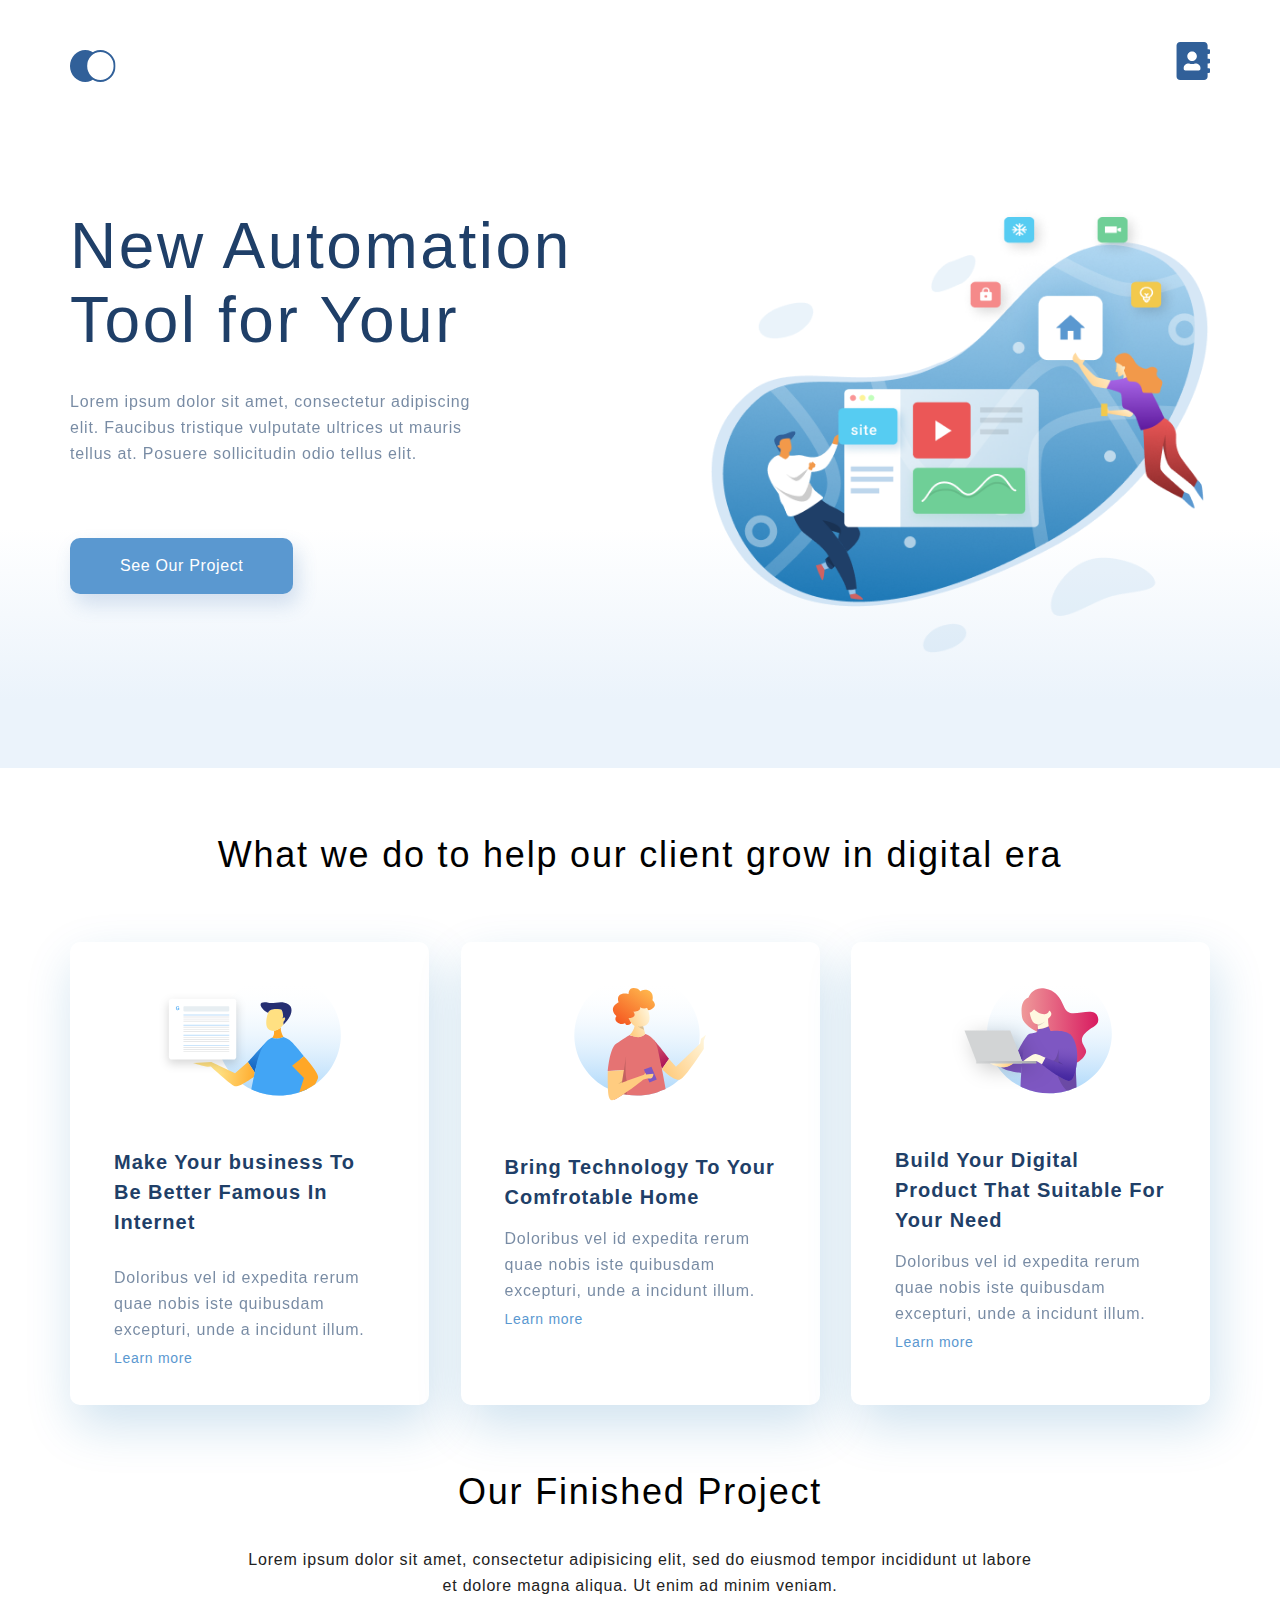
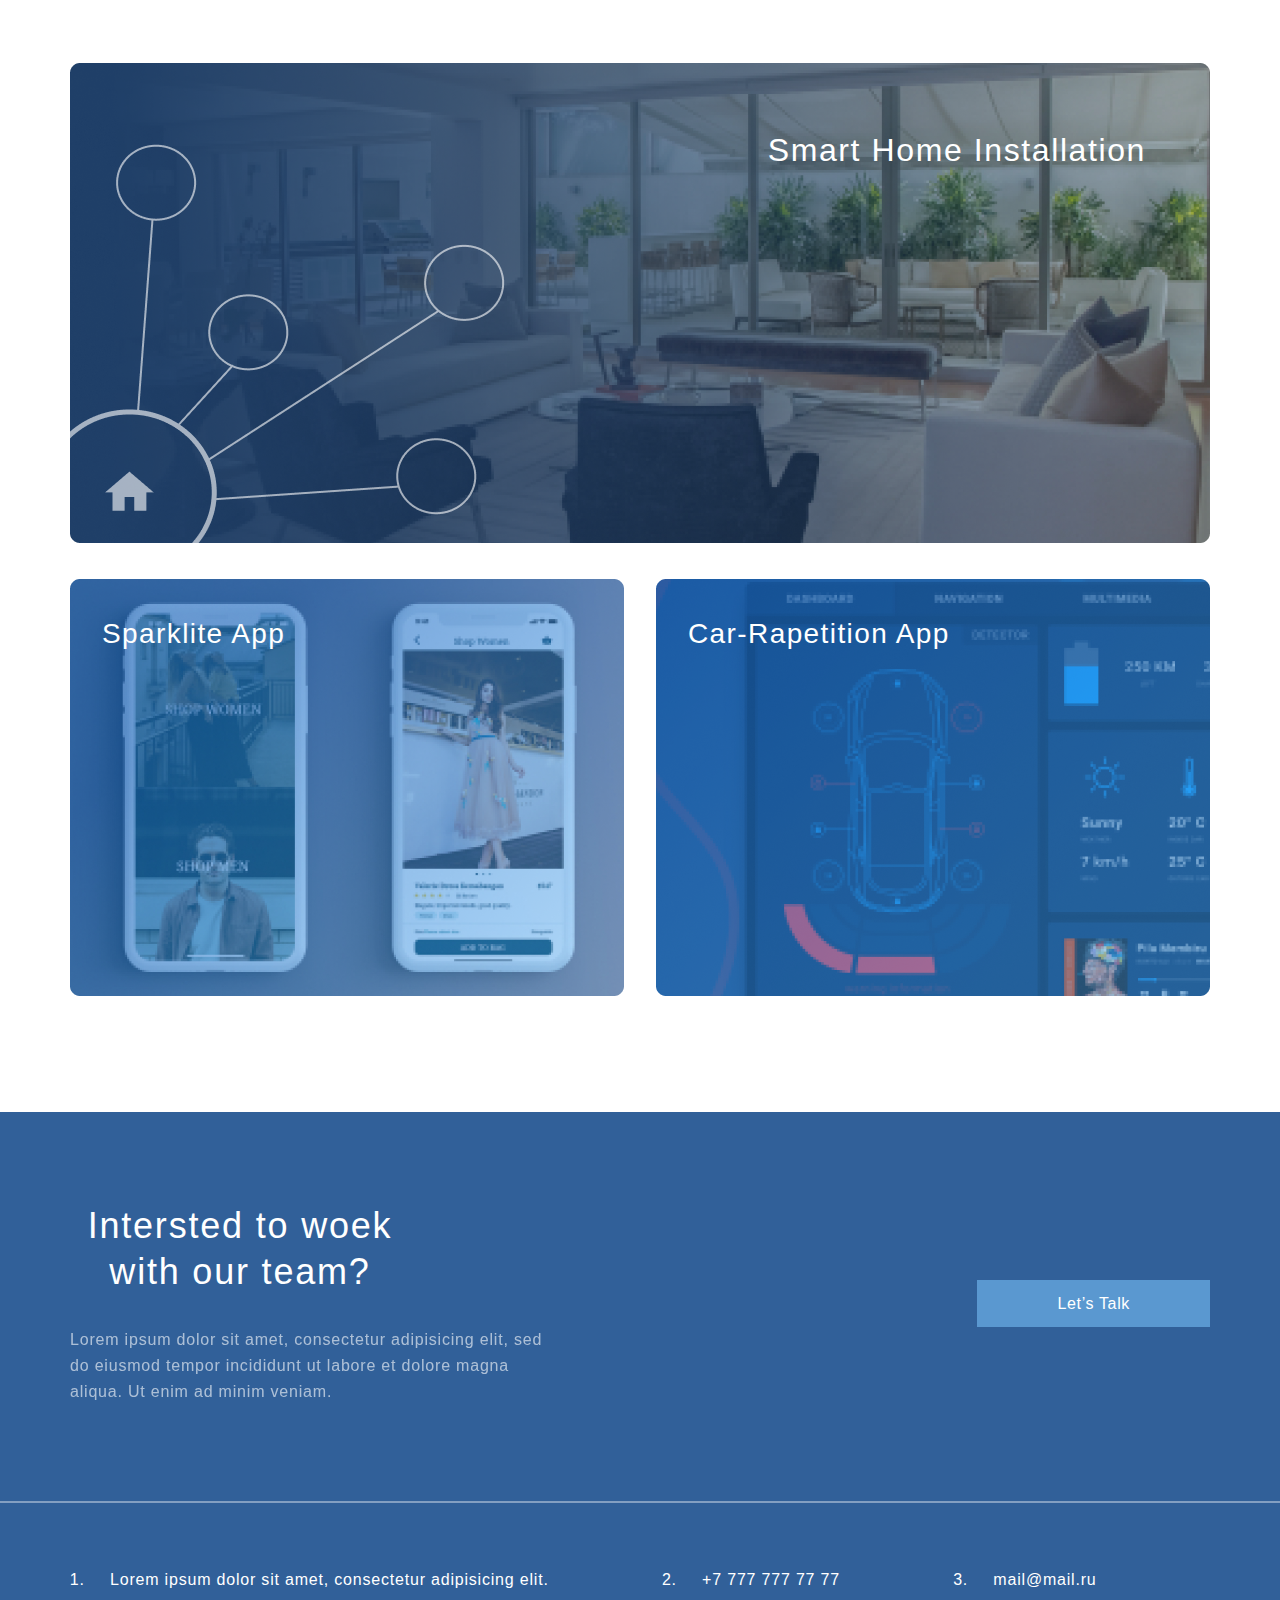
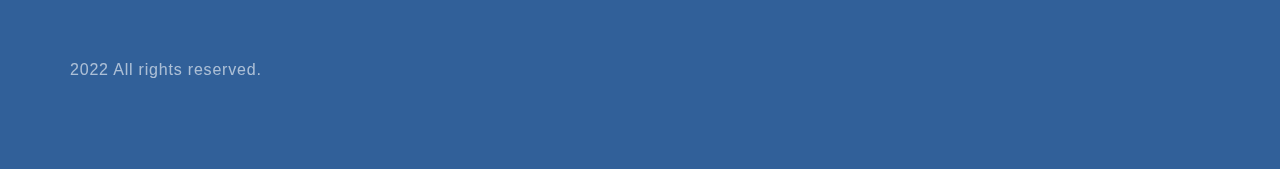
<file: index.html>
<!DOCTYPE html>
<html lang="en">

<head>
    <meta charset="UTF-8">
    <meta http-equiv="X-UA-Compatible" content="IE=edge">
    <meta name="viewport" content="width=device-width, initial-scale=1.0">
    <title>Document</title>
    <link rel="stylesheet" href="style.css">
</head>

<body>
    <div class="header">
        <div class="container top">
            <ul class="header_menu">
                <li><a href="index.html"><img src="img/logo.svg" alt="logo"></a></li>
                <li><a href="contacts.html"><img src="img/contacts.svg" alt="contacts"></a></li>
            </ul>
            <div class="header__text">
                <h1 class="header__heading">New Automation Tool for Your </h1>
                <p class="text top__text">Lorem ipsum dolor sit amet, consectetur adipiscing elit. Faucibus tristique
                    vulputate
                    ultrices ut mauris tellus at. Posuere sollicitudin odio tellus elit.</p>
                <a href="#" class="header__button">See Our Project</a>
            </div>

        </div>
    </div>
    <div class="content container">
        <h3 class="headingthree">What we do to help our client grow in digital era</h3>
        <div class="cards">
            <div class="card_one">
                <img src="img/1.svg" alt="1" class="img__cards">
                <h4 class="headingfour">Make Your business To Be
                    Better Famous In Internet</h4>
                <p class="text cont__txt">Doloribus vel id expedita rerum quae nobis iste
                    quibusdam excepturi, unde a incidunt illum. </p>
                <a href="#" class="card__link">Learn more</a>
            </div>
            <div class="card_one">
                <img src="img/2.svg" alt="2" class="img__cards">
                <h4 class="headingfour">Bring Technology To Your
                    Comfrotable Home</h4>
                <p class="text">Doloribus vel id expedita rerum quae nobis iste
                    quibusdam excepturi, unde a incidunt illum. </p>
                <a href="#" class="card__link">Learn more</a>
            </div>
            <div class="card_one">
                <img src="img/3.svg" alt="3" class="img__cards">
                <h4 class="headingfour">Build Your Digital Product
                    That Suitable For Your Need</h4>
                <p class="text">Doloribus vel id expedita rerum quae nobis iste
                    quibusdam excepturi, unde a incidunt illum. </p>
                <a href="#" class="card__link">Learn more</a>
            </div>
        </div>
    </div>
    <div class="after__content container">
        <h3 class="headingthree">Our Finished Project</h3>
        <p class="text text_ac">Lorem ipsum dolor sit amet, consectetur adipisicing elit, sed do eiusmod tempor
            incididunt ut labore et dolore magna aliqua. Ut enim ad minim veniam.</p>
        <div class="after__item">
            <img class="after__img" src="img/photo1.png" alt="photo 1">
            <p class="after__text">Smart Home Installation</p>
        </div>
        <div class="after__parent">
            <div class="after__item after_i1">
                <img class="after__img" src="img/photo2.png" alt="photo2">
                <p class="after__text_mini">Sparklite App</p>
            </div>
            <div class="after__item">
                <img class="after__img" src="img/photo3.png" alt="photo3">
                <p class="after__text_mini">Car-Rapetition App</p>
            </div>
        </div>
    </div>
    <div class="footer">
        <div class="container">
            <div class="footer_top">
                <div class="footer__text">
                    <h3 class="headingthree fbottom">Intersted to woek with our team?</h3>
                    <p class="text fbottom">Lorem ipsum dolor sit amet, consectetur adipisicing elit, sed do eiusmod
                        tempor incididunt ut labore et dolore magna aliqua. Ut enim ad minim veniam.</p>
                </div>
                <div class="footer__talk">
                    <a href="#" class="footer__button">Let’s Talk</a>
                </div>
            </div>
        </div>
        <hr class="hr__bottom">
        <div class="container">
            <div class="footer__bottom">
                <ol class="footer_memu">
                    <li>Lorem ipsum dolor sit amet, consectetur adipisicing elit.</li>
                    <li>+7 777 777 77 77</li>
                    <li>mail@mail.ru</li>
                </ol>
                <div class="copy">
                    <p class="text fbottom">2022 All rights reserved.</p>
                </div>
            </div>
        </div>
    </div>
</body>

</html>
</file>
<file: style.css>
* {
    margin: 0;
    padding: 0;
}
body {
    font-family: sans-serif;
}
.header{
    min-height: 768px;
    background: linear-gradient(0deg, #EBF3FB 8.84%, rgba(152, 195, 232, 0) 31.12%);
}
.header_menu{
    list-style-type: none;
    display: flex;
    justify-content: space-between;
    padding-top: 42px;
}
.header__text {
    padding-top: 115px;
    flex-grow: 1;
    background-image: url(img/illustration.png);
    background-repeat: no-repeat;
    background-position: right center;
    background-size: 44%;
    height: 100%;
}
.header__heading{
    width: 510px;
    font-weight: 300;
    font-size: 64px;
    line-height: 74px;
    letter-spacing: 0.04em;
    color: #1F3F68;
    margin-bottom: 32px;
}
.top__text{
    width: 425px;
}
.container {
    max-width: 1140px;
    margin: 0 auto;

}
.maps {

 max-width: 1140px;
  margin: 0 auto;
    

}
.top {
    display: flex;
    flex-direction: column;
    min-height: 768px;
 
    
}
.header__button{
    font-size: 16px;
    line-height: 26px;
    text-align: center;
    letter-spacing: 0.04em;
    color: #FFFFFF;
    background: #5A98D0;
    padding: 15px 50px;
    box-shadow: 5px 10px 20px rgba(53, 110, 173, 0.2);
    border-radius: 10px;
    text-decoration: none;
    display: inline-block;
    margin-top: 71px;
}
.text {
    font-size: 16px;
    line-height: 26px;
    color: #1F3F68;
    letter-spacing: 0.05em;
    opacity: 0.6;
}
.heading {
    font-size: 64px;
    color: #1F3F68;
}
.headingtwo {
    font-weight: 500;
    font-size: 44px;
    text-align: center;
}
.headingtwo__cont{
    font-size: 24px;
    line-height: 28px;
    color: #FFFFFF;
}
.content {
    padding-top: 64px;
}

.headingthree {
    font-size: 36px;
    line-height: 46px;
    text-align: center;
    letter-spacing: 0.05em;
    color: #000000;
    font-weight: 300;
}
.cards{
    display: flex;
    justify-content: space-between;
    padding-top: 64px;
    padding-bottom: 64px;
    
}
.img__cards{
    align-self: center;
    margin-bottom: 51px;
}

.cont__txt {
    padding-top: 14px;
    letter-spacing: 0.05em;
    color: #1F3F68;
    opacity: 0.6;
}
.card_one{
    width: 359px;
    padding: 32px 44px;
    box-sizing: border-box;
    background: #FFFFFF;
    box-shadow: 5px 20px 50px rgba(16, 112, 177, 0.2);
    border-radius: 10px;
    display: flex;
    flex-direction: column;
    
}
.card__link {
    font-size: 14px;
    line-height: 30px;
    letter-spacing: 0.05em;
    color: #5A98D0;
    text-decoration: none;
}
.text_ac {
    width: 70%;
    margin: 32px auto 64px;
    text-align: center;
    letter-spacing: 0.05em;
    color: #222222;
    opacity: 1;
}
.after__item {
    position: relative;
    flex-grow: 1;
}
.after__img{
    width: 100%;
}
.after__text {
    font-size: 32px;
    line-height: 46px;
    text-align: right;
    letter-spacing: 0.05em;  
    color: #FFFFFF;
    position: absolute;
    top: 64px;
    right: 64px;
}
.after__parent {
    display: flex;
    justify-content: space-between;
    margin-top: 32px;
}
.after_i1 {
    margin-right: 32px;
}
.after__text_mini {
    font-size: 28px;
    line-height: 46px;
    letter-spacing: 0.05em;
    color: #FFFFFF;
    position: absolute;
    top: 32px;
    left: 32px;
}

.footer{
    height: 657px;
    background: #316099;
    color: #FFFFFF;
    margin-top: 112px;
}
.footer_top {
    padding-top: 91px;
    display: flex;
    justify-content: space-between;
}
.footer__text{
    width: 495px;
}
.footer__talk {
   align-self: center;
}

.footer__button{
    background: #5A98D0;
    padding: 15px 80px;
    text-align: center;
    letter-spacing: 0.04em;
    color: #FFFFFF;
    text-decoration: none;
}
.fbottom{
    color: #FFFFFF;
   
    
}

.footer__text .headingthree{
    width: 340px;
    margin-bottom: 32px;
}
.footer_memu{
    
    display: flex;
   justify-content: space-between;
    padding-top: 64px;    

}

.footer_memu li {
    flex-grow: 1;
    font-size: 16px;
    line-height: 26px;
    letter-spacing: 0.05em;
    color: #FFFFFF;
    padding-left: 20px;
    margin-left: 20px;
}

.copy{
    padding-top: 64px;
}
.hr__bottom{
    opacity: 0.4;
    border: 1px solid #FFFFFF;
    margin-top: 96px;
}
.headingfour {
    font-size: 20px;
    line-height: 30px;
    color: #1F3F68;
    letter-spacing: 0.05em;
    margin-bottom: 14px;
}
.contact__form{
    display: flex;
}
.inputtext {
    border: 1px solid #356EAD;
    box-sizing: border-box;
    border-radius: 10px;
    opacity: 0.4;
}
.button {
    background: #5A98D0;
    box-shadow: 5px 20px 50px rgba(16, 112, 177, 0.2);
    border-radius: 10px;
    font-weight: 500;
    font-size: 16px;
    line-height: 26px;
    text-align: center;
    color: #FFFFFF;
    text-transform: uppercase;
}
.header__contacts {
    background-image: url(img/contact-us__back.png);
    background-repeat: no-repeat;
    background-size: 100%;
    padding: 51px 0 49px;
    height: 250px;
    box-sizing: border-box;
    text-align: center;
}
.contact-information__block {
    display: flex;
    flex-grow: 1;
    padding-top: 50px;
  }
  
  .contact__column_margin {
    margin-right: 32px;
  }
  .main-contact__section {
    padding-bottom: 38px;
  }
  
  .contact-information__block {
    margin-top: 57px;
  }
  
  .contact-information__img {
    max-width: 300px;
    width: 100%;
    margin-top: 72px;
    margin-bottom: 16px;
  }
  
  .feedback-form-block {
    background: #ffffff;
    box-shadow: 5px 10px 50px rgba(16, 112, 177, 0.2);
    border-radius: 10px;
    padding: 56px;
  }
  
  .contact-information__header {
    margin-top: 40px;
    margin-bottom: 24px;
    font-weight: 500;
    font-size: 20px;
    line-height: 30px;
    letter-spacing: 0.04em;
    color: #1f3f68;
  }
  
  .phone__list {
    list-style-position: inside;
    list-style-image: url(img/phone.svg);
  }
  
  .phone__list li:first-child {
    margin-bottom: 16px;
  }
  
  .contact-information__list-item-site {
    list-style-position: inside;
    list-style-image: url(img/site.svg);
    margin-bottom: 16px;
  }
  
  .contact-information__list-item-email {
    list-style-position: inside;
    list-style-image: url(img/email.svg);
  }
  
  .contact-information__link {
    font-size: 16px;
    line-height: 26px;
    letter-spacing: 0.05em;
    color: #1f3f68;
    text-decoration: none;
  }
  
  .feedback-form__header {
    letter-spacing: 0.04em;
    font-weight: 500;
    margin-bottom: 0;
  }
  
  .feedback-form {
    padding-top: 48px;
  }
  
  .feedback-form__label {
    display: block;
    font-size: 16px;
    line-height: 30px;
    letter-spacing: 0.04em;
    color: #1f3f68;
    opacity: 0.8;
    margin-bottom: 8px;
  }
  
  .contact__container {
    max-width: 940px;
    margin: 0 auto;
  }
  .contact-us {
    background-image: url(img/contact-us__back.png);
    background-repeat: no-repeat;
    background-size: 100%;
    padding: 51px 0 49px;
    height: 250px;
    box-sizing: border-box;
  }
  
  .contact-us__text {
    width: 75%;
    margin: 16px auto 0;
    font-size: 20px;
    line-height: 30px;
    text-align: center;
    letter-spacing: 0.04em;
  
    color: rgba(255, 255, 255, 0.6);
  }
  
.form-fields {
    border: 1px solid #356ead;
    box-sizing: border-box;
    border-radius: 10px;
    opacity: 0.4;
    width: 100%;
    min-height: 56px;
    padding: 21px 42px;
  
    font-weight: 300;
    font-size: 16px;
    line-height: 30px;
    letter-spacing: 0.04em;
    color: #1f3f68;
    opacity: 0.2;
  }
  
  .feedback-form__item {
    margin-bottom: 32px;
  }
  
  .form-fields__textarea {
    font: inherit;
  }
  
  .feedback-form__submit-btn {
    width: 100%;
    background: #5a98d0;
    box-shadow: 5px 20px 50px rgba(16, 112, 177, 0.2);
    border-radius: 10px;
    font-weight: 500;
    font-size: 16px;
    line-height: 26px;
    text-align: center;
    color: #ffffff;
    text-transform: uppercase;
    letter-spacing: 0.04em;
  
    color: #ffffff;
    border: none;
    padding: 23px 183px;
    display: inline-block;
    margin-top: 72px;
  }
  
  .annotations__group-cards {
    display: flex;
    justify-content: space-between;
    padding-top: 64px;
  }
  
  .annotations__card {
    display: flex;
    flex-direction: column;
    width: 359px;
    padding: 44px 32px;
    box-sizing: border-box;
    background: #ffffff;
    box-shadow: 5px 20px 50px rgba(16, 112, 177, 0.2);
    border-radius: 10px;
  }
  
@media (max-width: 1024px) {
    .container{
        padding-left: 32px;
        padding-right: 32px;
    }
    .header__text {
        background-position: right 280px;
    }
    .cards {
        flex-direction: column;
        align-items: center;
    }
    .card_one {
        margin-bottom: 32px;
    }
    .after__text_mini {
        top: 20px;
        left: 20px;
    }
    .footer{
        padding-left: 124px;
        padding-right: 124px;
    }
    .footer .container{
        padding-left: 0;
        padding-right: 0;
    }
    .footer_top {
        padding-top: 47px;
    }
    .footer_memu {
        flex-direction: column;
    }
    .hr__bottom{
        margin-top: 64px;
    }
    .footer_memu li {
        padding-bottom: 25px;
    }
    .footer__button{
        padding: 10px 20px;
    }
    .footer__text{
        width: 336px;
    }
    .copy{
        padding-top: 0;
        padding-bottom: 64px;
        box-sizing: border-box;
    }
    .container .maps {
        width: 100%;
        padding: 0;
    }
}
@media (max-width: 667px) {
    .header__heading {
        font-size: 32px;
        line-height: 37px;
        text-align: center;
        margin-bottom: 12px;
        width: 100%;
    }
    .top__text {
        width: 100%;
        text-align: center;
    }
    .header__text{
        padding-top: 32px;
        display: flex;
        flex-direction: column;
        align-items: center;
        background-image: none;

    }
    .header__button{
        padding: 0 8px;
        margin-top: 32px;
        font-size: 12px;
        line-height: 26px;
    }
    .header{
        min-height: 376px;
        padding-bottom: 41px;
        box-sizing: border-box;
    }
    .top{
        min-height: 376px;
    }
    .headingthree {
        font-size: 24px;
        line-height: 28px;
    }
    .content {
        padding-top: 48px;
    }
    .cards{
        padding-top: 32px;
        
    }
    .card_one{
        width: 100%;
    }
    .text_ac {
        width: 100%;
    }
    .after__text {
        right: 16px;
        top: 16px;
        font-size: 16px;
        line-height: 19px;

    }
    .after__text_mini {
        font-size: 16px;
        line-height: 19px;

    }
    .after__parent{
        flex-direction: column;
        margin-top: 16px;
    }
    .after_i1 {
        margin-right: 0;
        margin-bottom: 16px;
    }
    .hr__bottom{
        margin-top: 44px;
    }
    .footer_top{
        flex-direction: column;
    }
    .footer{
        padding-left: 15px;
        padding-right: 15px;
    }
    .footer_top {
        margin: 0 auto;
    }
    .footer__text{
        width: 100%;
        text-align: center;
    }
    .footer__text .headingthree{
        text-align: center;
        width: 100%;
    }
    .footer__talk {
        padding-top: 40px;
    }
    .copy{
        text-align: center;
        padding-bottom: 32px;
    }
    
}
</file>
